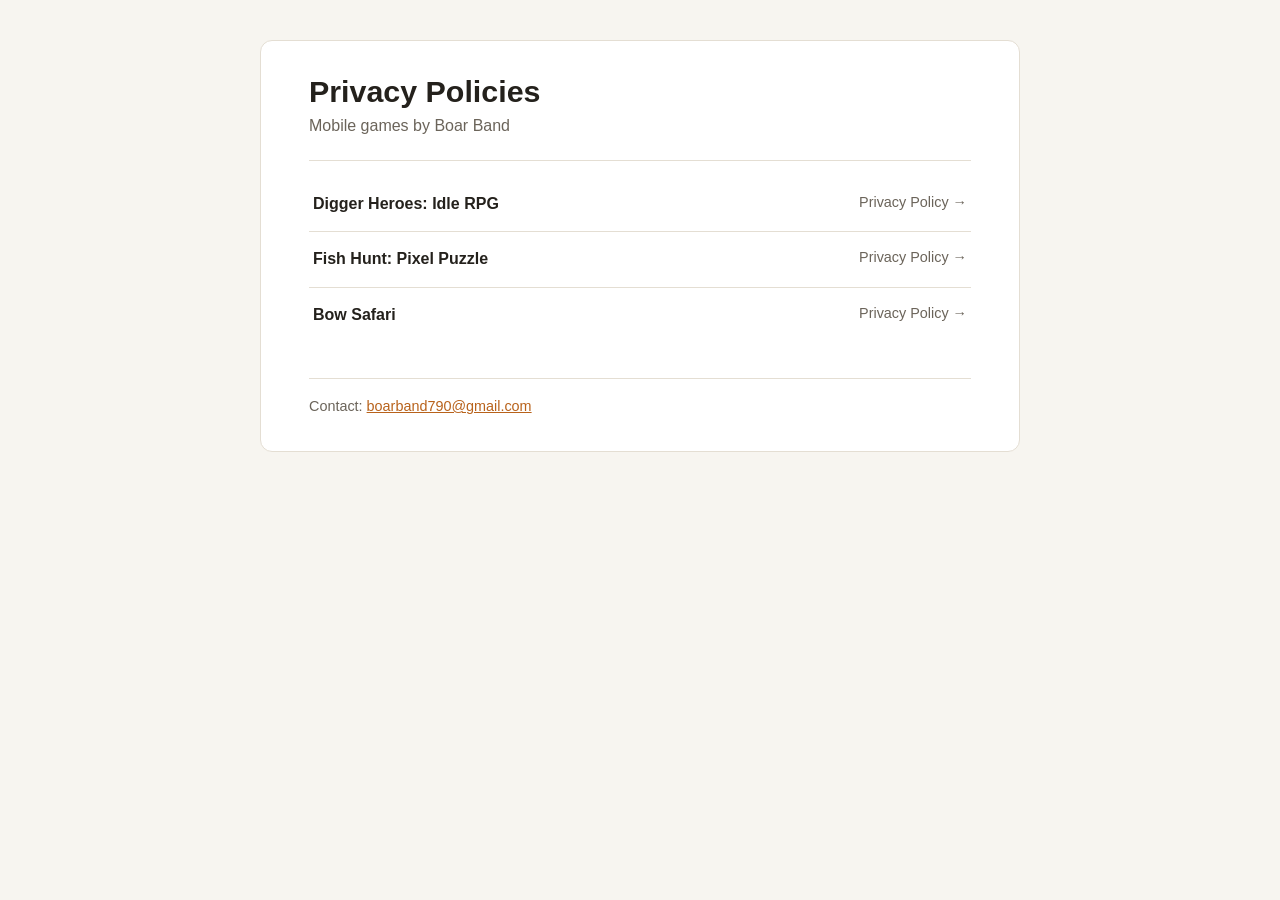
<file: index.html>
<!DOCTYPE html>
<html lang="en">
<head>
  <meta charset="UTF-8">
  <meta name="viewport" content="width=device-width, initial-scale=1">
  <title>Boar Band Privacy Policies</title>
  <meta name="description" content="Privacy policies for mobile games by Boar Band.">
  <link rel="stylesheet" href="style.css">
</head>
<body>
<main>
  <header>
    <h1>Privacy Policies</h1>
    <p class="subtitle">Mobile games by Boar Band</p>
  </header>

  <ul class="games">
    <li>
      <a href="private-policy-digger-heroes/">
        <span class="game-name">Digger Heroes: Idle RPG</span>
        <span class="game-link">Privacy Policy →</span>
      </a>
    </li>
    <li>
      <a href="private-policy-fish-hunt/">
        <span class="game-name">Fish Hunt: Pixel Puzzle</span>
        <span class="game-link">Privacy Policy →</span>
      </a>
    </li>
    <li>
      <a href="private-policy-bow-safari/">
        <span class="game-name">Bow Safari</span>
        <span class="game-link">Privacy Policy →</span>
      </a>
    </li>
    <!-- Add new games here:
    <li>
      <a href="private-policy-GAME-SLUG/">
        <span class="game-name">Game Name</span>
        <span class="game-link">Privacy Policy →</span>
      </a>
    </li>
    -->
  </ul>

  <footer>Contact: <a href="mailto:boarband790@gmail.com">boarband790@gmail.com</a></footer>
</main>
</body>
</html>
</file>
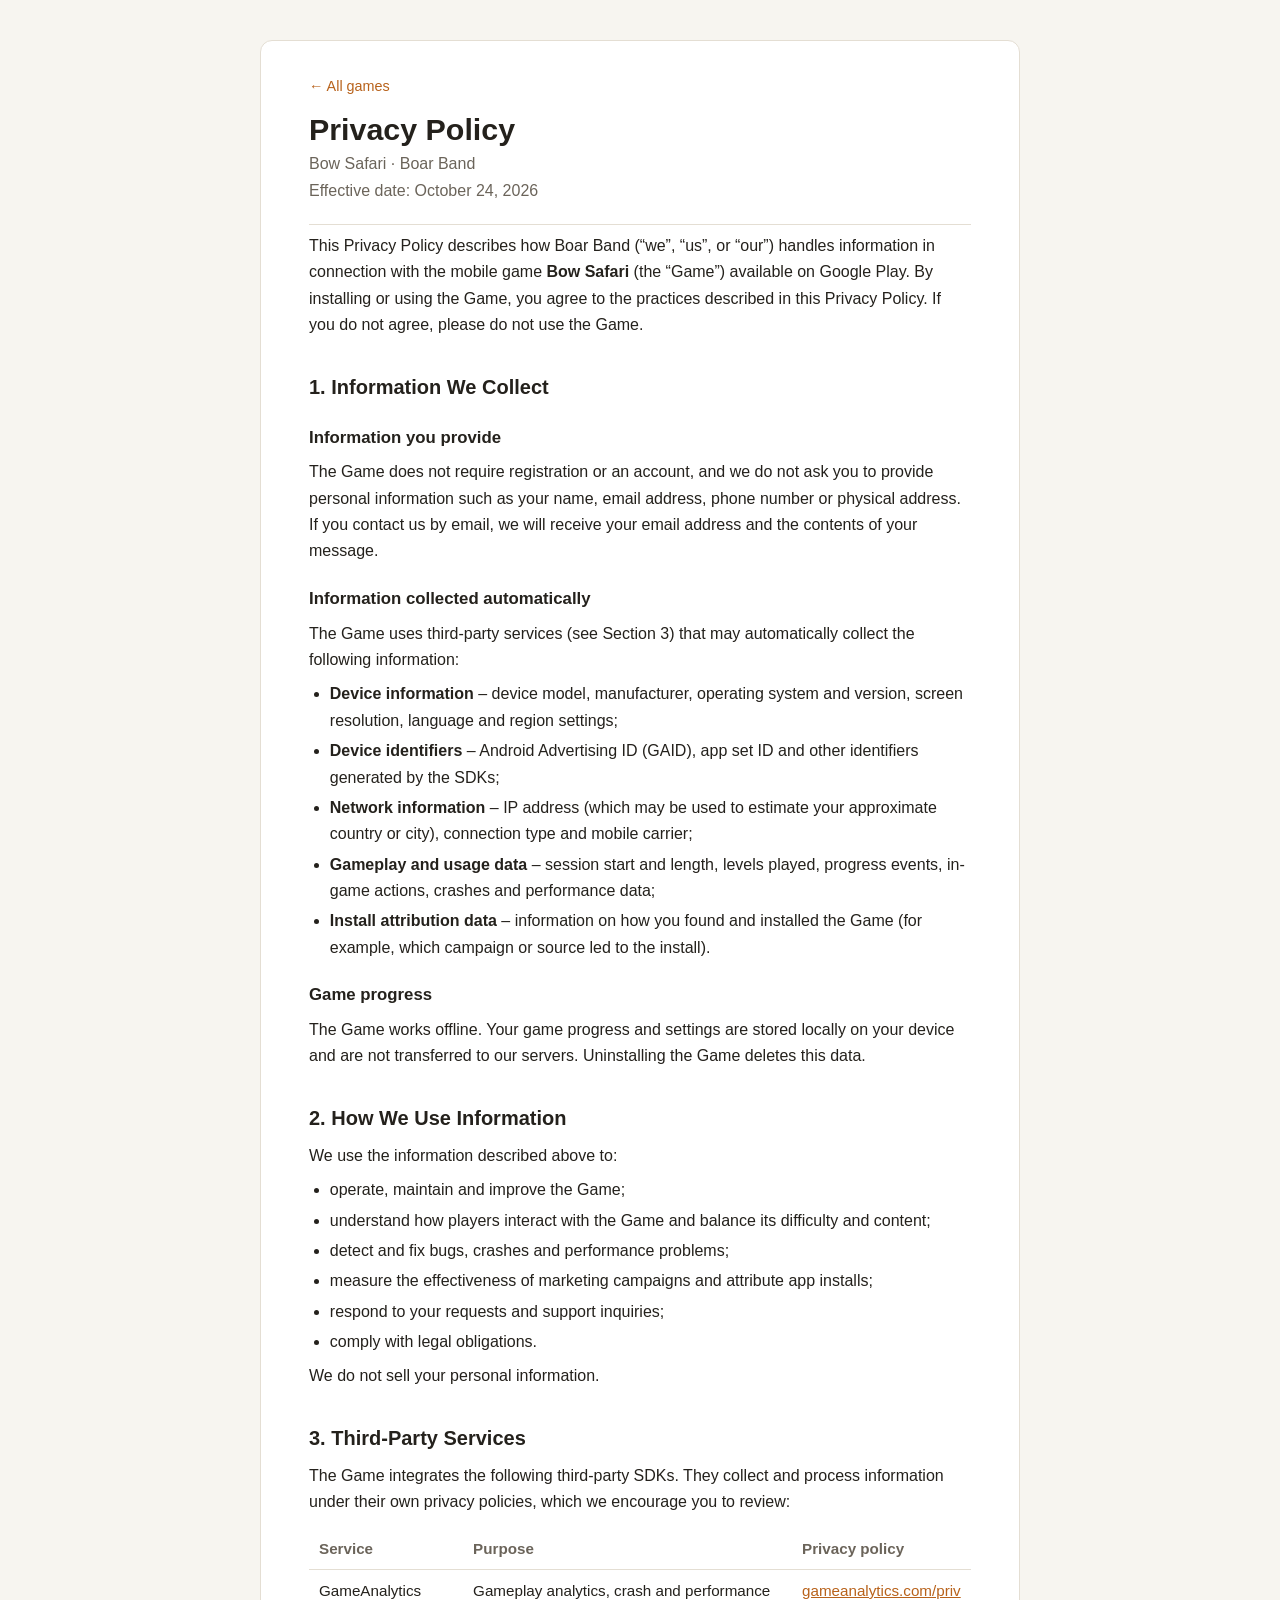
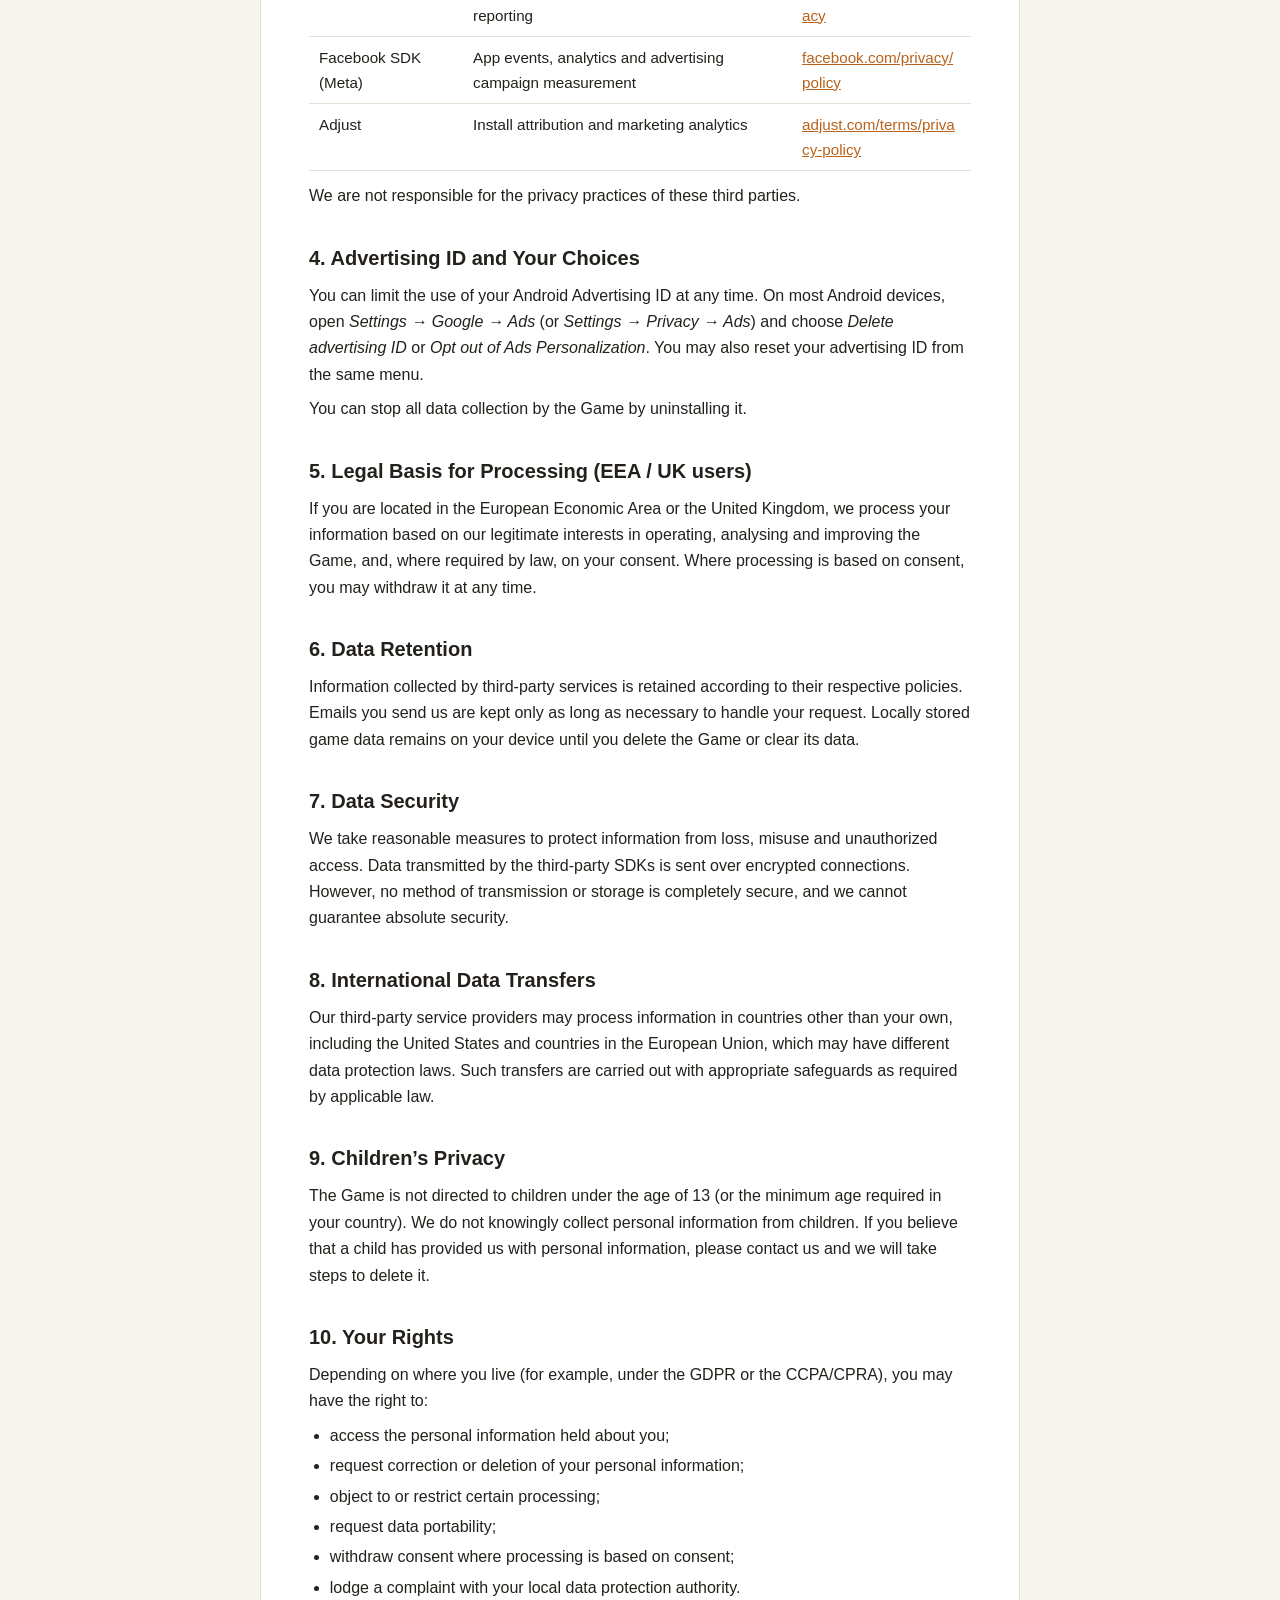
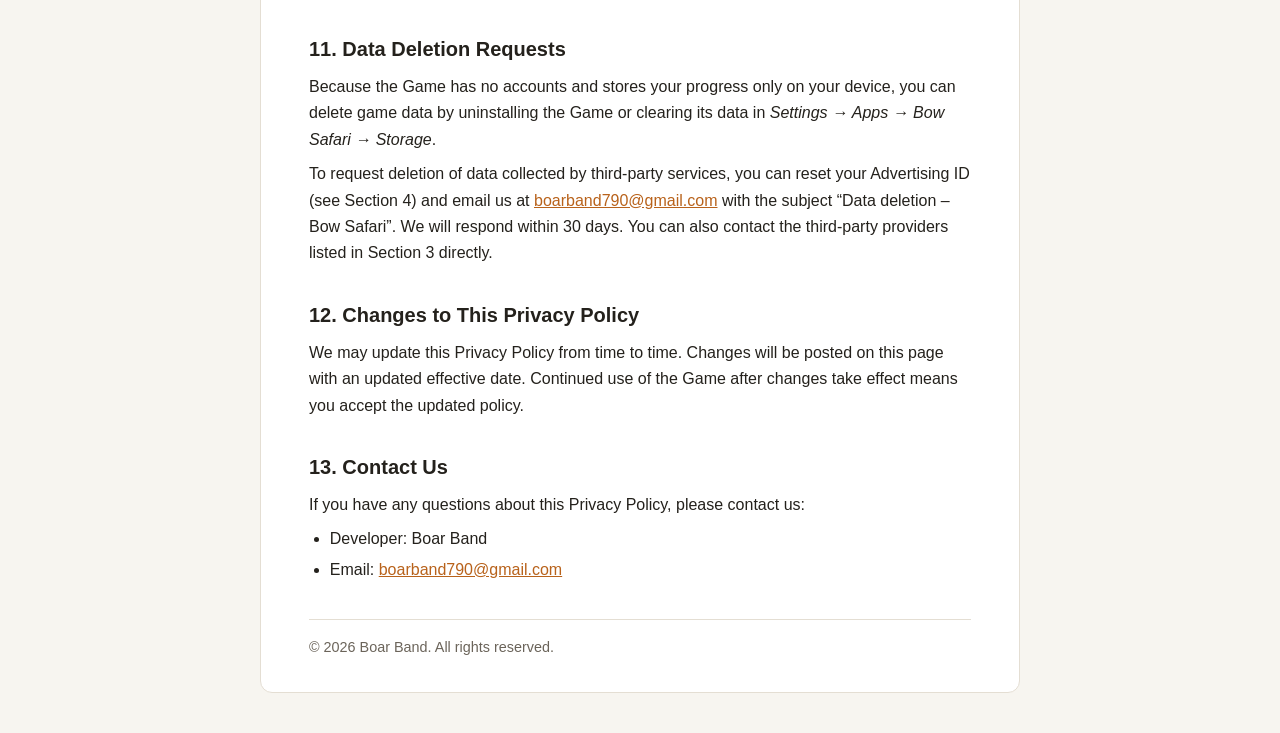
<file: private-policy-bow-safari/index.html>
<!DOCTYPE html>
<html lang="en">
<head>
  <meta charset="UTF-8">
  <meta name="viewport" content="width=device-width, initial-scale=1">
  <title>Privacy Policy – Bow Safari</title>
  <meta name="description" content="Privacy Policy for the mobile game Bow Safari by Boar Band.">
  <link rel="stylesheet" href="../style.css">
</head>
<body>
<main>
  <a class="back" href="../">← All games</a>
  <header>
    <h1>Privacy Policy</h1>
    <p class="subtitle">Bow Safari · Boar Band</p>
    <p class="subtitle">Effective date: October 24, 2026</p>
  </header>

  <p>
    This Privacy Policy describes how Boar Band (“we”, “us”, or “our”) handles information in connection with
    the mobile game <strong>Bow Safari</strong> (the “Game”) available on Google Play.
    By installing or using the Game, you agree to the practices described in this Privacy Policy.
    If you do not agree, please do not use the Game.
  </p>

  <h2>1. Information We Collect</h2>
  <h3>Information you provide</h3>
  <p>
    The Game does not require registration or an account, and we do not ask you to provide personal
    information such as your name, email address, phone number or physical address.
    If you contact us by email, we will receive your email address and the contents of your message.
  </p>

  <h3>Information collected automatically</h3>
  <p>The Game uses third-party services (see Section 3) that may automatically collect the following information:</p>
  <ul>
    <li><strong>Device information</strong> – device model, manufacturer, operating system and version, screen resolution, language and region settings;</li>
    <li><strong>Device identifiers</strong> – Android Advertising ID (GAID), app set ID and other identifiers generated by the SDKs;</li>
    <li><strong>Network information</strong> – IP address (which may be used to estimate your approximate country or city), connection type and mobile carrier;</li>
    <li><strong>Gameplay and usage data</strong> – session start and length, levels played, progress events, in-game actions, crashes and performance data;</li>
    <li><strong>Install attribution data</strong> – information on how you found and installed the Game (for example, which campaign or source led to the install).</li>
  </ul>

  <h3>Game progress</h3>
  <p>
    The Game works offline. Your game progress and settings are stored locally on your device and are not
    transferred to our servers. Uninstalling the Game deletes this data.
  </p>

  <h2>2. How We Use Information</h2>
  <p>We use the information described above to:</p>
  <ul>
    <li>operate, maintain and improve the Game;</li>
    <li>understand how players interact with the Game and balance its difficulty and content;</li>
    <li>detect and fix bugs, crashes and performance problems;</li>
    <li>measure the effectiveness of marketing campaigns and attribute app installs;</li>
    <li>respond to your requests and support inquiries;</li>
    <li>comply with legal obligations.</li>
  </ul>
  <p>We do not sell your personal information.</p>

  <h2>3. Third-Party Services</h2>
  <p>
    The Game integrates the following third-party SDKs. They collect and process information under their own
    privacy policies, which we encourage you to review:
  </p>
  <div class="table-wrap">
    <table>
      <thead>
        <tr><th>Service</th><th>Purpose</th><th>Privacy policy</th></tr>
      </thead>
      <tbody>
        <tr>
          <td>GameAnalytics</td>
          <td>Gameplay analytics, crash and performance reporting</td>
          <td><a href="https://gameanalytics.com/privacy" target="_blank" rel="noopener">gameanalytics.com/privacy</a></td>
        </tr>
        <tr>
          <td>Facebook SDK (Meta)</td>
          <td>App events, analytics and advertising campaign measurement</td>
          <td><a href="https://www.facebook.com/privacy/policy/" target="_blank" rel="noopener">facebook.com/privacy/policy</a></td>
        </tr>
        <tr>
          <td>Adjust</td>
          <td>Install attribution and marketing analytics</td>
          <td><a href="https://www.adjust.com/terms/privacy-policy/" target="_blank" rel="noopener">adjust.com/terms/privacy-policy</a></td>
        </tr>
      </tbody>
    </table>
  </div>
  <p>We are not responsible for the privacy practices of these third parties.</p>

  <h2>4. Advertising ID and Your Choices</h2>
  <p>
    You can limit the use of your Android Advertising ID at any time. On most Android devices, open
    <em>Settings → Google → Ads</em> (or <em>Settings → Privacy → Ads</em>) and choose
    <em>Delete advertising ID</em> or <em>Opt out of Ads Personalization</em>.
    You may also reset your advertising ID from the same menu.
  </p>
  <p>You can stop all data collection by the Game by uninstalling it.</p>

  <h2>5. Legal Basis for Processing (EEA / UK users)</h2>
  <p>
    If you are located in the European Economic Area or the United Kingdom, we process your information based on
    our legitimate interests in operating, analysing and improving the Game, and, where required by law, on your consent.
    Where processing is based on consent, you may withdraw it at any time.
  </p>

  <h2>6. Data Retention</h2>
  <p>
    Information collected by third-party services is retained according to their respective policies.
    Emails you send us are kept only as long as necessary to handle your request.
    Locally stored game data remains on your device until you delete the Game or clear its data.
  </p>

  <h2>7. Data Security</h2>
  <p>
    We take reasonable measures to protect information from loss, misuse and unauthorized access. Data transmitted by
    the third-party SDKs is sent over encrypted connections. However, no method of transmission or storage is
    completely secure, and we cannot guarantee absolute security.
  </p>

  <h2>8. International Data Transfers</h2>
  <p>
    Our third-party service providers may process information in countries other than your own, including the
    United States and countries in the European Union, which may have different data protection laws. Such transfers
    are carried out with appropriate safeguards as required by applicable law.
  </p>

  <h2>9. Children’s Privacy</h2>
  <p>
    The Game is not directed to children under the age of 13 (or the minimum age required in your country).
    We do not knowingly collect personal information from children. If you believe that a child has provided us
    with personal information, please contact us and we will take steps to delete it.
  </p>

  <h2>10. Your Rights</h2>
  <p>Depending on where you live (for example, under the GDPR or the CCPA/CPRA), you may have the right to:</p>
  <ul>
    <li>access the personal information held about you;</li>
    <li>request correction or deletion of your personal information;</li>
    <li>object to or restrict certain processing;</li>
    <li>request data portability;</li>
    <li>withdraw consent where processing is based on consent;</li>
    <li>lodge a complaint with your local data protection authority.</li>
  </ul>

  <h2>11. Data Deletion Requests</h2>
  <p>
    Because the Game has no accounts and stores your progress only on your device, you can delete game data by
    uninstalling the Game or clearing its data in <em>Settings → Apps → Bow Safari → Storage</em>.
  </p>
  <p>
    To request deletion of data collected by third-party services, you can reset your Advertising ID (see Section 4)
    and email us at <a href="mailto:boarband790@gmail.com">boarband790@gmail.com</a> with the subject
    “Data deletion – Bow Safari”. We will respond within 30 days. You can also contact the third-party providers
    listed in Section 3 directly.
  </p>

  <h2>12. Changes to This Privacy Policy</h2>
  <p>
    We may update this Privacy Policy from time to time. Changes will be posted on this page with an updated
    effective date. Continued use of the Game after changes take effect means you accept the updated policy.
  </p>

  <h2>13. Contact Us</h2>
  <p>If you have any questions about this Privacy Policy, please contact us:</p>
  <ul>
    <li>Developer: Boar Band</li>
    <li>Email: <a href="mailto:boarband790@gmail.com">boarband790@gmail.com</a></li>
  </ul>

  <footer>© 2026 Boar Band. All rights reserved.</footer>
</main>
</body>
</html>
</file>
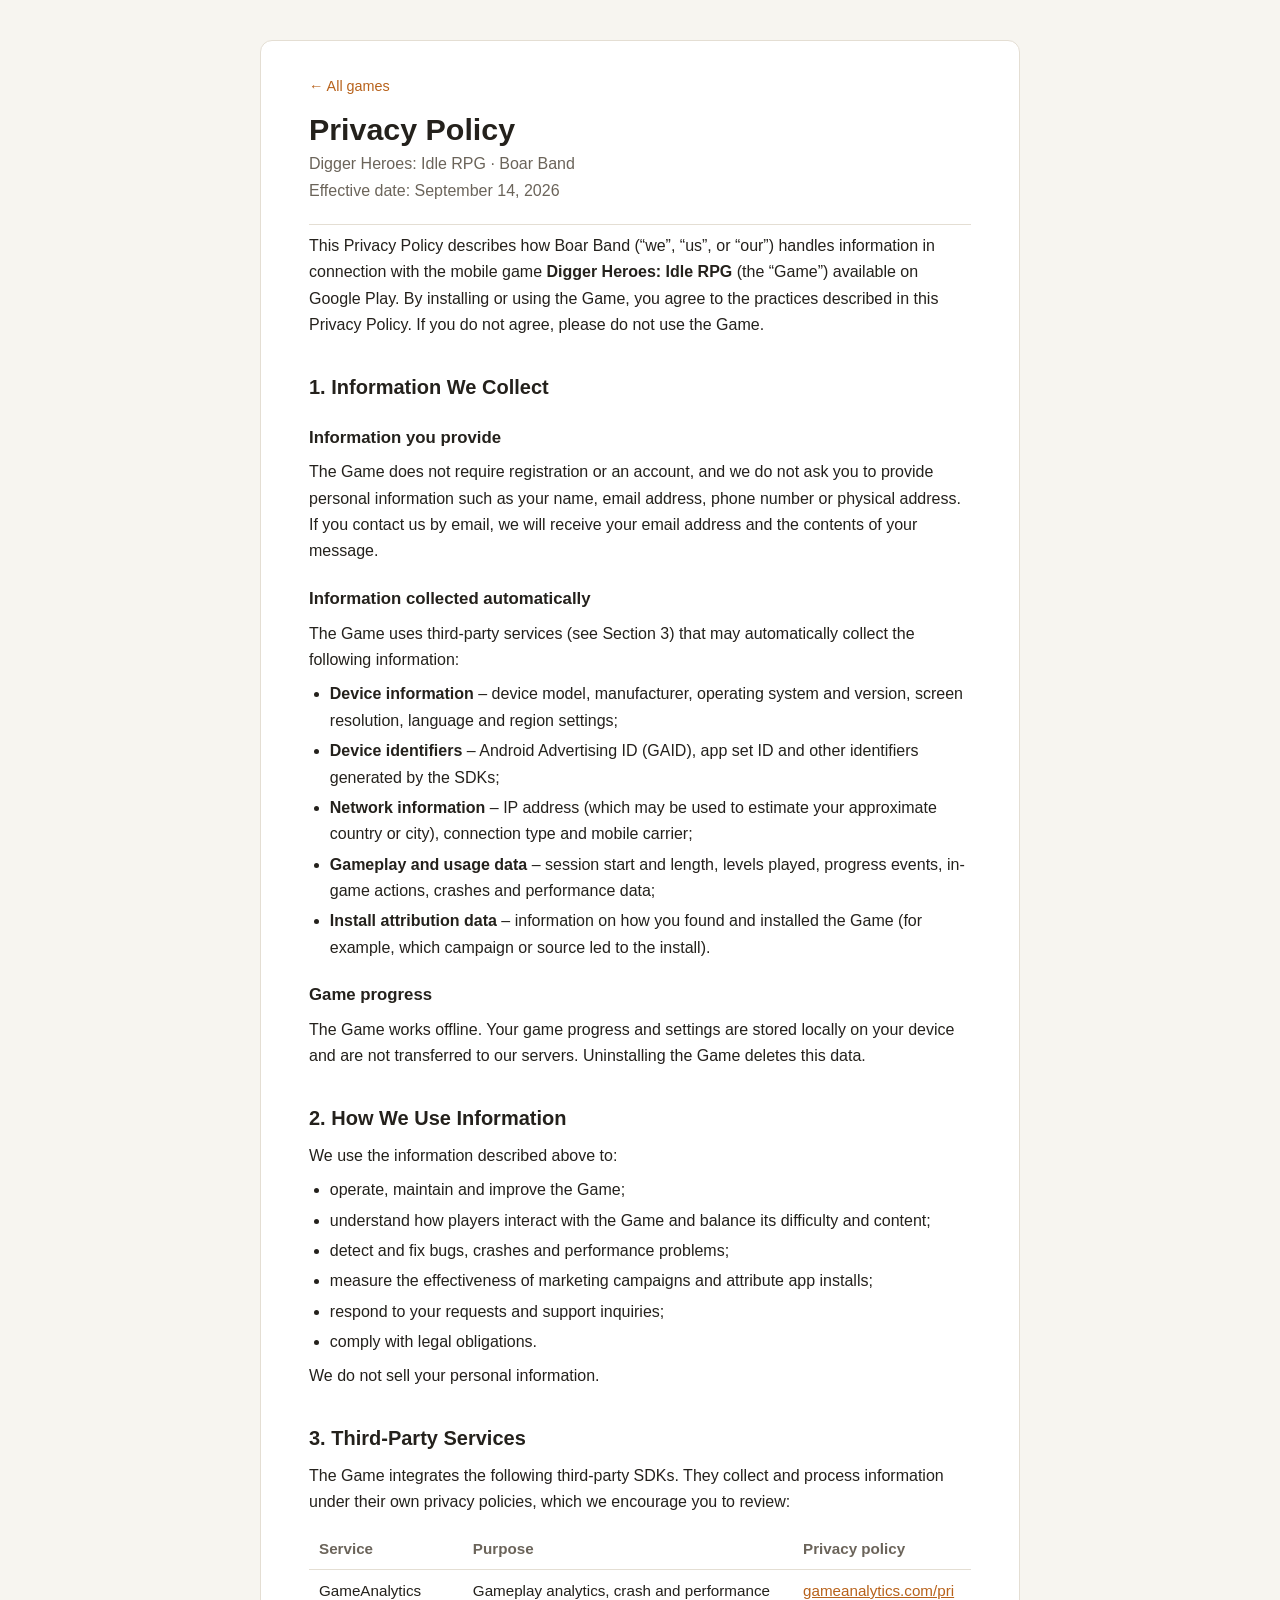
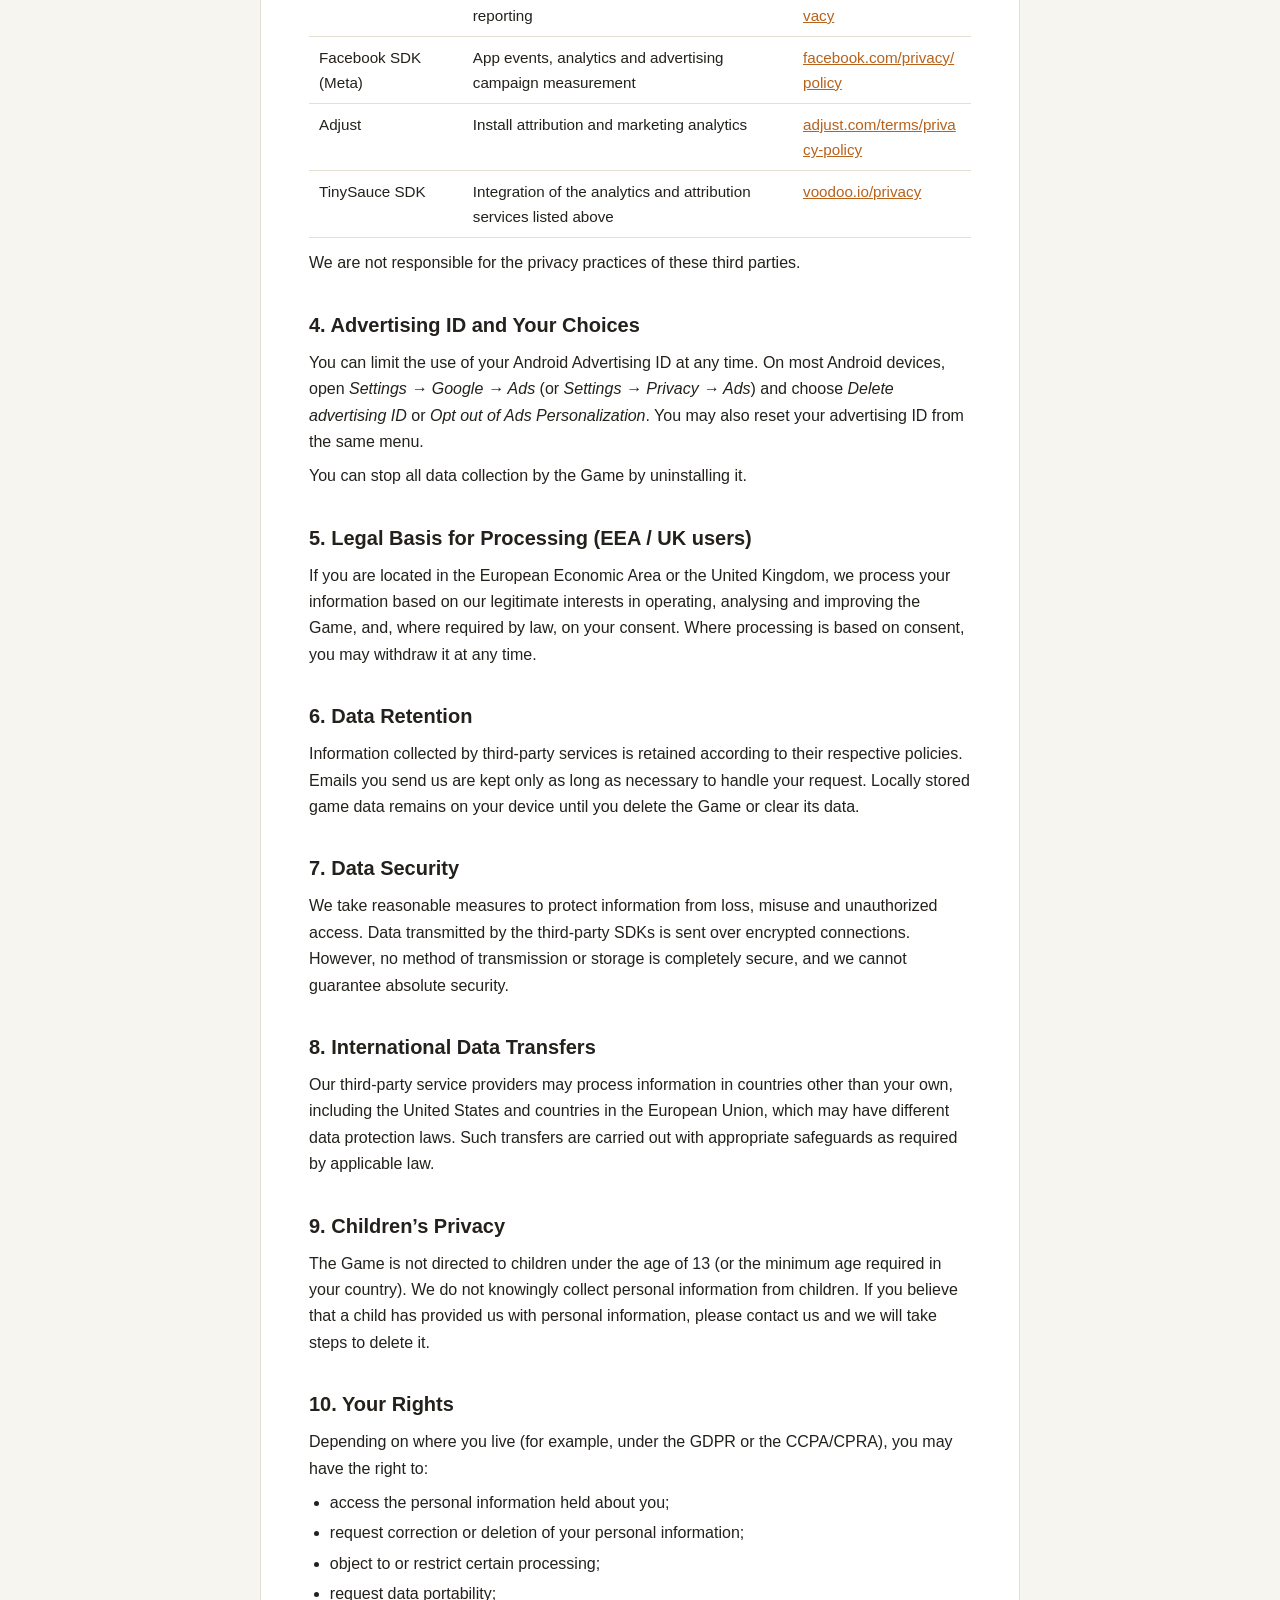
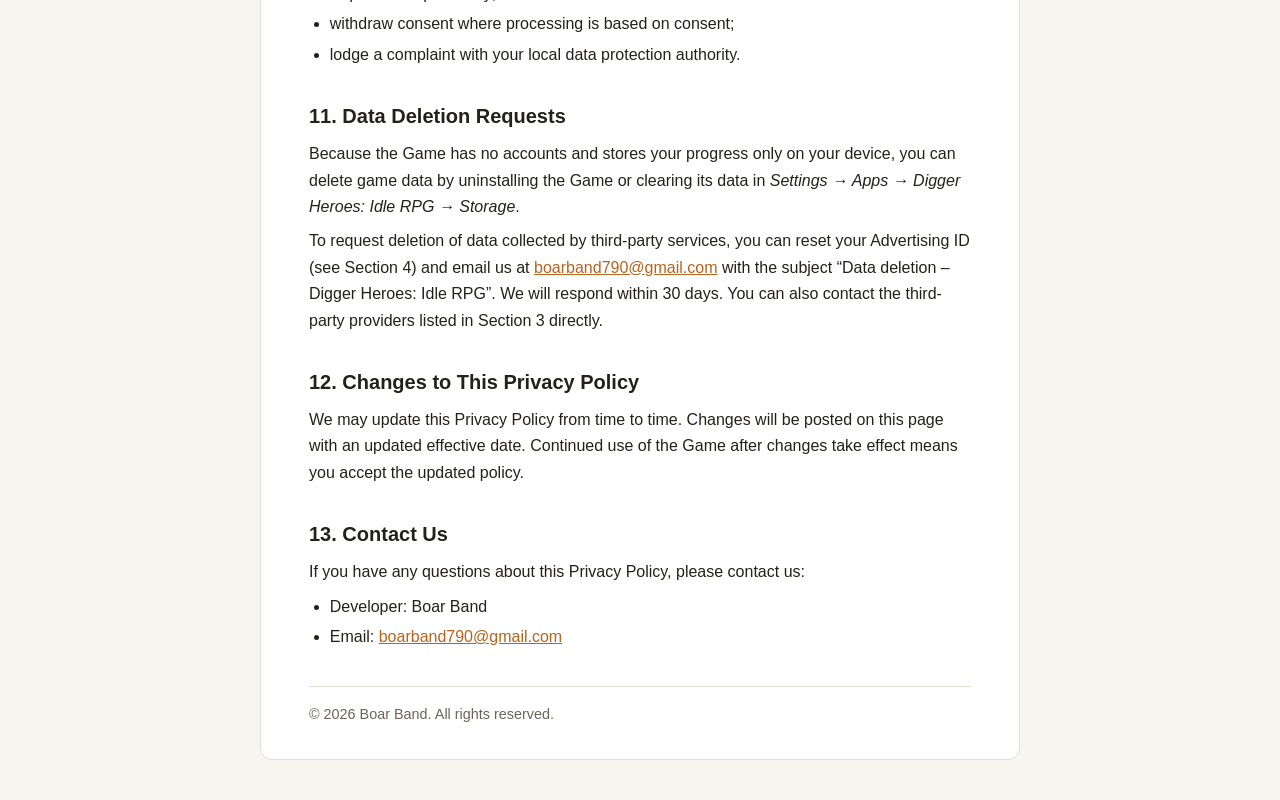
<file: private-policy-digger-heroes/index.html>
<!DOCTYPE html>
<html lang="en">
<head>
  <meta charset="UTF-8">
  <meta name="viewport" content="width=device-width, initial-scale=1">
  <title>Privacy Policy – Digger Heroes: Idle RPG</title>
  <meta name="description" content="Privacy Policy for the mobile game Digger Heroes: Idle RPG by Boar Band.">
  <link rel="stylesheet" href="../style.css">
</head>
<body>
<main>
  <a class="back" href="../">← All games</a>
  <header>
    <h1>Privacy Policy</h1>
    <p class="subtitle">Digger Heroes: Idle RPG · Boar Band</p>
    <p class="subtitle">Effective date: September 14, 2026</p>
  </header>

  <p>
    This Privacy Policy describes how Boar Band (“we”, “us”, or “our”) handles information in connection with
    the mobile game <strong>Digger Heroes: Idle RPG</strong> (the “Game”) available on Google Play.
    By installing or using the Game, you agree to the practices described in this Privacy Policy.
    If you do not agree, please do not use the Game.
  </p>

  <h2>1. Information We Collect</h2>
  <h3>Information you provide</h3>
  <p>
    The Game does not require registration or an account, and we do not ask you to provide personal
    information such as your name, email address, phone number or physical address.
    If you contact us by email, we will receive your email address and the contents of your message.
  </p>

  <h3>Information collected automatically</h3>
  <p>The Game uses third-party services (see Section 3) that may automatically collect the following information:</p>
  <ul>
    <li><strong>Device information</strong> – device model, manufacturer, operating system and version, screen resolution, language and region settings;</li>
    <li><strong>Device identifiers</strong> – Android Advertising ID (GAID), app set ID and other identifiers generated by the SDKs;</li>
    <li><strong>Network information</strong> – IP address (which may be used to estimate your approximate country or city), connection type and mobile carrier;</li>
    <li><strong>Gameplay and usage data</strong> – session start and length, levels played, progress events, in-game actions, crashes and performance data;</li>
    <li><strong>Install attribution data</strong> – information on how you found and installed the Game (for example, which campaign or source led to the install).</li>
  </ul>

  <h3>Game progress</h3>
  <p>
    The Game works offline. Your game progress and settings are stored locally on your device and are not
    transferred to our servers. Uninstalling the Game deletes this data.
  </p>

  <h2>2. How We Use Information</h2>
  <p>We use the information described above to:</p>
  <ul>
    <li>operate, maintain and improve the Game;</li>
    <li>understand how players interact with the Game and balance its difficulty and content;</li>
    <li>detect and fix bugs, crashes and performance problems;</li>
    <li>measure the effectiveness of marketing campaigns and attribute app installs;</li>
    <li>respond to your requests and support inquiries;</li>
    <li>comply with legal obligations.</li>
  </ul>
  <p>We do not sell your personal information.</p>

  <h2>3. Third-Party Services</h2>
  <p>
    The Game integrates the following third-party SDKs. They collect and process information under their own
    privacy policies, which we encourage you to review:
  </p>
  <div class="table-wrap">
    <table>
      <thead>
        <tr><th>Service</th><th>Purpose</th><th>Privacy policy</th></tr>
      </thead>
      <tbody>
        <tr>
          <td>GameAnalytics</td>
          <td>Gameplay analytics, crash and performance reporting</td>
          <td><a href="https://gameanalytics.com/privacy" target="_blank" rel="noopener">gameanalytics.com/privacy</a></td>
        </tr>
        <tr>
          <td>Facebook SDK (Meta)</td>
          <td>App events, analytics and advertising campaign measurement</td>
          <td><a href="https://www.facebook.com/privacy/policy/" target="_blank" rel="noopener">facebook.com/privacy/policy</a></td>
        </tr>
        <tr>
          <td>Adjust</td>
          <td>Install attribution and marketing analytics</td>
          <td><a href="https://www.adjust.com/terms/privacy-policy/" target="_blank" rel="noopener">adjust.com/terms/privacy-policy</a></td>
        </tr>
        <tr>
          <td>TinySauce SDK</td>
          <td>Integration of the analytics and attribution services listed above</td>
          <td><a href="https://www.voodoo.io/privacy" target="_blank" rel="noopener">voodoo.io/privacy</a></td>
        </tr>
      </tbody>
    </table>
  </div>
  <p>We are not responsible for the privacy practices of these third parties.</p>

  <h2>4. Advertising ID and Your Choices</h2>
  <p>
    You can limit the use of your Android Advertising ID at any time. On most Android devices, open
    <em>Settings → Google → Ads</em> (or <em>Settings → Privacy → Ads</em>) and choose
    <em>Delete advertising ID</em> or <em>Opt out of Ads Personalization</em>.
    You may also reset your advertising ID from the same menu.
  </p>
  <p>You can stop all data collection by the Game by uninstalling it.</p>

  <h2>5. Legal Basis for Processing (EEA / UK users)</h2>
  <p>
    If you are located in the European Economic Area or the United Kingdom, we process your information based on
    our legitimate interests in operating, analysing and improving the Game, and, where required by law, on your consent.
    Where processing is based on consent, you may withdraw it at any time.
  </p>

  <h2>6. Data Retention</h2>
  <p>
    Information collected by third-party services is retained according to their respective policies.
    Emails you send us are kept only as long as necessary to handle your request.
    Locally stored game data remains on your device until you delete the Game or clear its data.
  </p>

  <h2>7. Data Security</h2>
  <p>
    We take reasonable measures to protect information from loss, misuse and unauthorized access. Data transmitted by
    the third-party SDKs is sent over encrypted connections. However, no method of transmission or storage is
    completely secure, and we cannot guarantee absolute security.
  </p>

  <h2>8. International Data Transfers</h2>
  <p>
    Our third-party service providers may process information in countries other than your own, including the
    United States and countries in the European Union, which may have different data protection laws. Such transfers
    are carried out with appropriate safeguards as required by applicable law.
  </p>

  <h2>9. Children’s Privacy</h2>
  <p>
    The Game is not directed to children under the age of 13 (or the minimum age required in your country).
    We do not knowingly collect personal information from children. If you believe that a child has provided us
    with personal information, please contact us and we will take steps to delete it.
  </p>

  <h2>10. Your Rights</h2>
  <p>Depending on where you live (for example, under the GDPR or the CCPA/CPRA), you may have the right to:</p>
  <ul>
    <li>access the personal information held about you;</li>
    <li>request correction or deletion of your personal information;</li>
    <li>object to or restrict certain processing;</li>
    <li>request data portability;</li>
    <li>withdraw consent where processing is based on consent;</li>
    <li>lodge a complaint with your local data protection authority.</li>
  </ul>

  <h2>11. Data Deletion Requests</h2>
  <p>
    Because the Game has no accounts and stores your progress only on your device, you can delete game data by
    uninstalling the Game or clearing its data in <em>Settings → Apps → Digger Heroes: Idle RPG → Storage</em>.
  </p>
  <p>
    To request deletion of data collected by third-party services, you can reset your Advertising ID (see Section 4)
    and email us at <a href="mailto:boarband790@gmail.com">boarband790@gmail.com</a> with the subject
    “Data deletion – Digger Heroes: Idle RPG”. We will respond within 30 days. You can also contact the third-party providers
    listed in Section 3 directly.
  </p>

  <h2>12. Changes to This Privacy Policy</h2>
  <p>
    We may update this Privacy Policy from time to time. Changes will be posted on this page with an updated
    effective date. Continued use of the Game after changes take effect means you accept the updated policy.
  </p>

  <h2>13. Contact Us</h2>
  <p>If you have any questions about this Privacy Policy, please contact us:</p>
  <ul>
    <li>Developer: Boar Band</li>
    <li>Email: <a href="mailto:boarband790@gmail.com">boarband790@gmail.com</a></li>
  </ul>

  <footer>© 2026 Boar Band. All rights reserved.</footer>
</main>
</body>
</html>
</file>
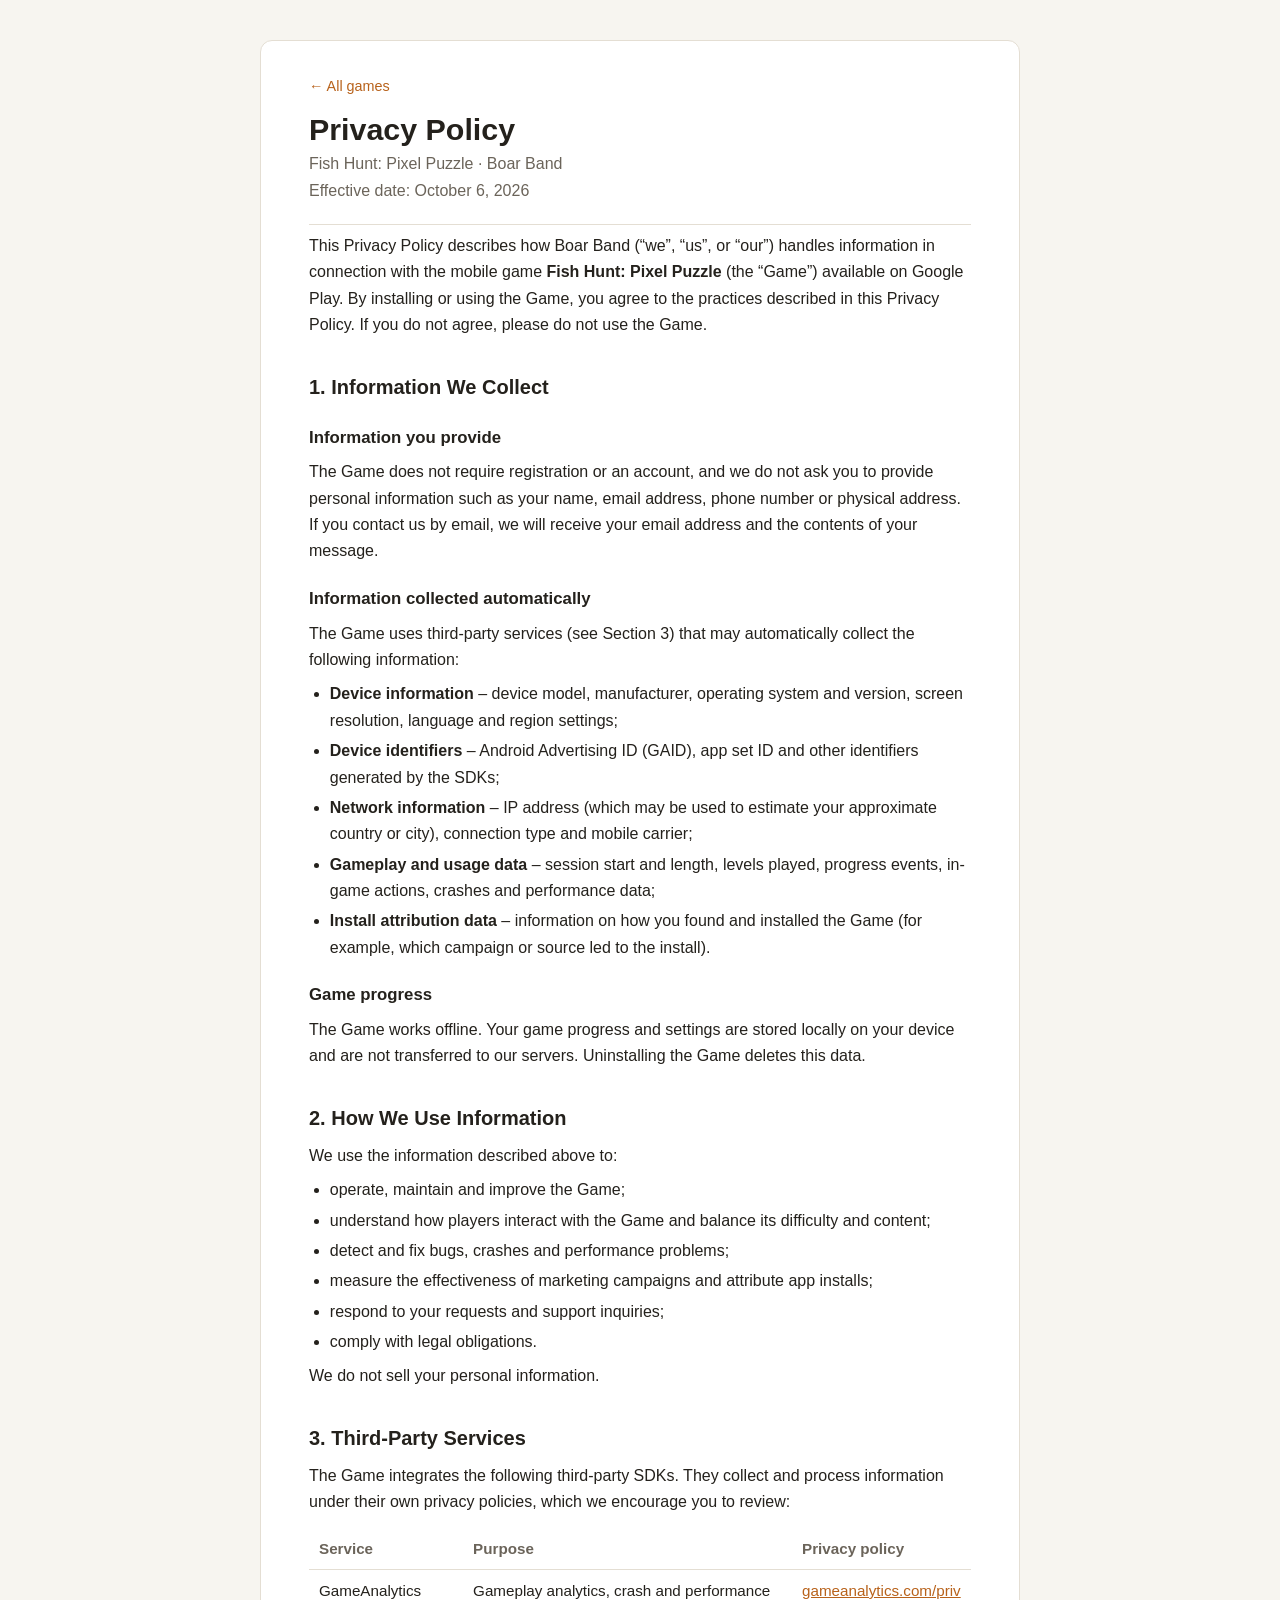
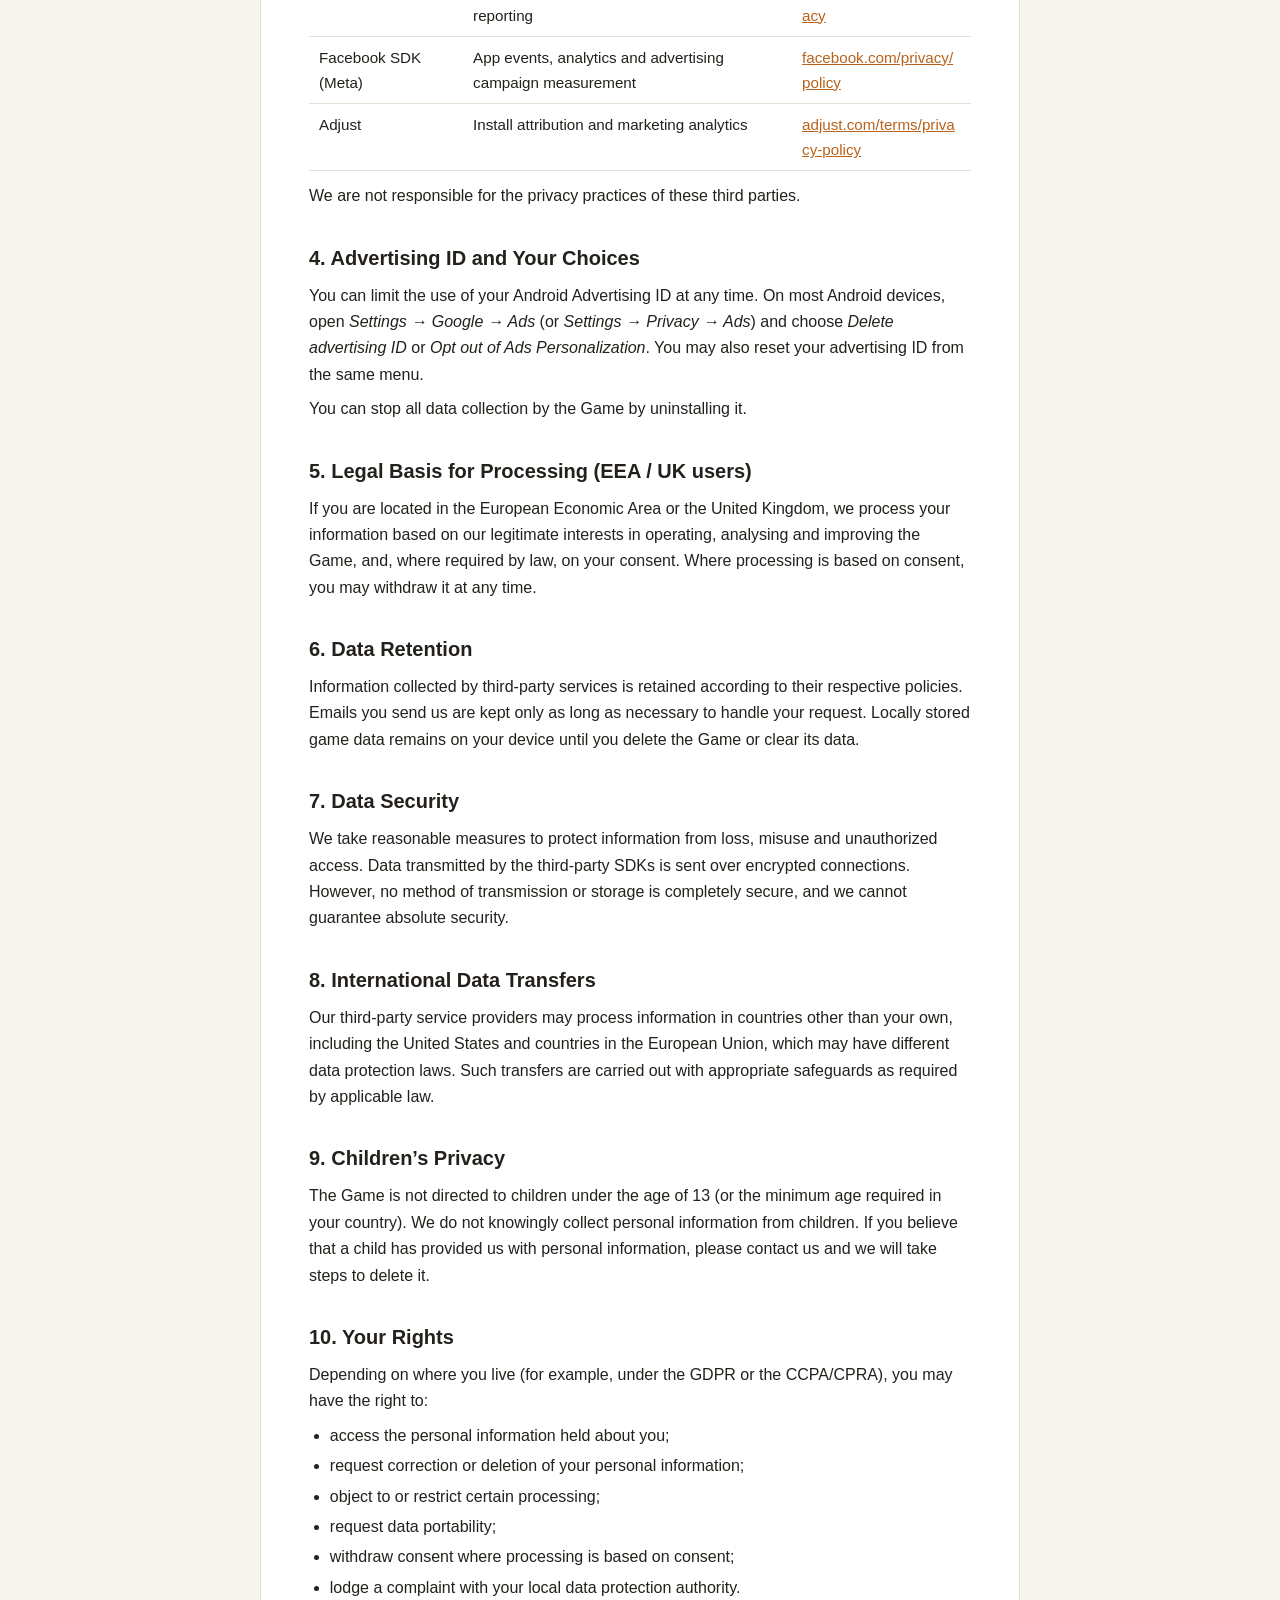
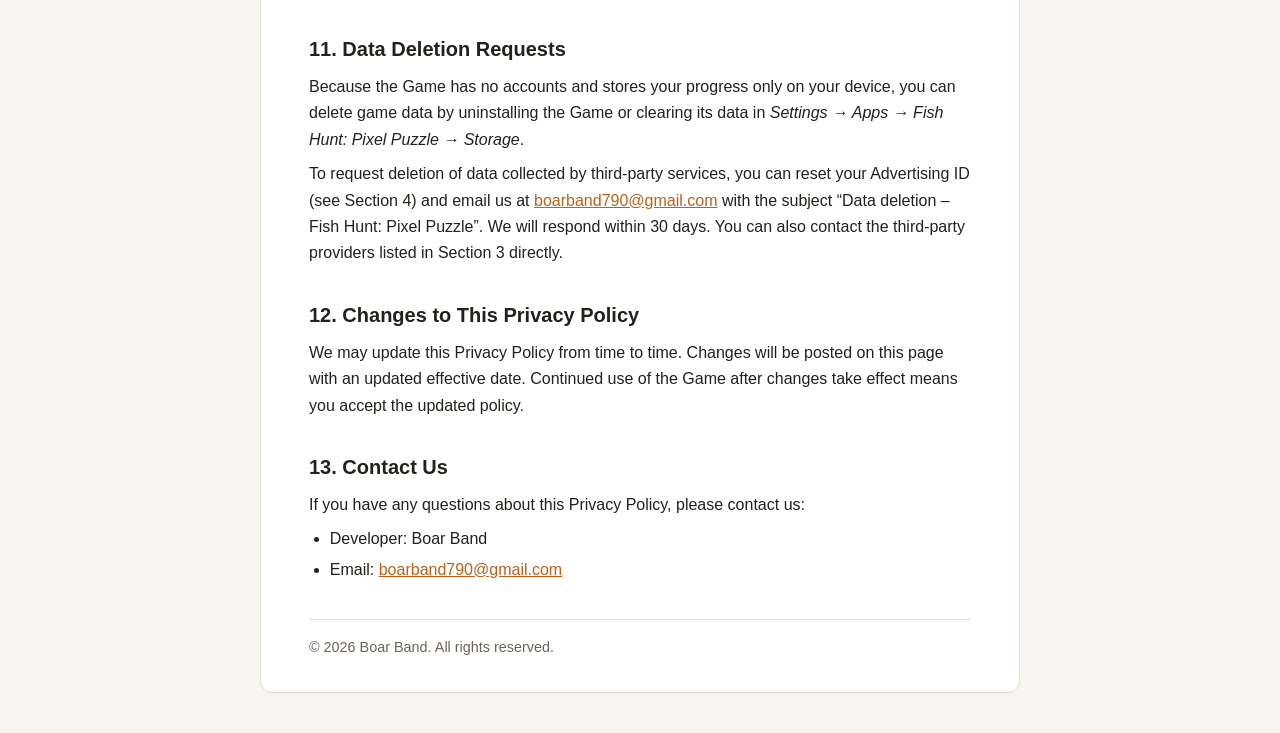
<file: private-policy-fish-hunt/index.html>
<!DOCTYPE html>
<html lang="en">
<head>
  <meta charset="UTF-8">
  <meta name="viewport" content="width=device-width, initial-scale=1">
  <title>Privacy Policy – Fish Hunt: Pixel Puzzle</title>
  <meta name="description" content="Privacy Policy for the mobile game Fish Hunt: Pixel Puzzle by Boar Band.">
  <link rel="stylesheet" href="../style.css">
</head>
<body>
<main>
  <a class="back" href="../">← All games</a>
  <header>
    <h1>Privacy Policy</h1>
    <p class="subtitle">Fish Hunt: Pixel Puzzle · Boar Band</p>
    <p class="subtitle">Effective date: October 6, 2026</p>
  </header>

  <p>
    This Privacy Policy describes how Boar Band (“we”, “us”, or “our”) handles information in connection with
    the mobile game <strong>Fish Hunt: Pixel Puzzle</strong> (the “Game”) available on Google Play.
    By installing or using the Game, you agree to the practices described in this Privacy Policy.
    If you do not agree, please do not use the Game.
  </p>

  <h2>1. Information We Collect</h2>
  <h3>Information you provide</h3>
  <p>
    The Game does not require registration or an account, and we do not ask you to provide personal
    information such as your name, email address, phone number or physical address.
    If you contact us by email, we will receive your email address and the contents of your message.
  </p>

  <h3>Information collected automatically</h3>
  <p>The Game uses third-party services (see Section 3) that may automatically collect the following information:</p>
  <ul>
    <li><strong>Device information</strong> – device model, manufacturer, operating system and version, screen resolution, language and region settings;</li>
    <li><strong>Device identifiers</strong> – Android Advertising ID (GAID), app set ID and other identifiers generated by the SDKs;</li>
    <li><strong>Network information</strong> – IP address (which may be used to estimate your approximate country or city), connection type and mobile carrier;</li>
    <li><strong>Gameplay and usage data</strong> – session start and length, levels played, progress events, in-game actions, crashes and performance data;</li>
    <li><strong>Install attribution data</strong> – information on how you found and installed the Game (for example, which campaign or source led to the install).</li>
  </ul>

  <h3>Game progress</h3>
  <p>
    The Game works offline. Your game progress and settings are stored locally on your device and are not
    transferred to our servers. Uninstalling the Game deletes this data.
  </p>

  <h2>2. How We Use Information</h2>
  <p>We use the information described above to:</p>
  <ul>
    <li>operate, maintain and improve the Game;</li>
    <li>understand how players interact with the Game and balance its difficulty and content;</li>
    <li>detect and fix bugs, crashes and performance problems;</li>
    <li>measure the effectiveness of marketing campaigns and attribute app installs;</li>
    <li>respond to your requests and support inquiries;</li>
    <li>comply with legal obligations.</li>
  </ul>
  <p>We do not sell your personal information.</p>

  <h2>3. Third-Party Services</h2>
  <p>
    The Game integrates the following third-party SDKs. They collect and process information under their own
    privacy policies, which we encourage you to review:
  </p>
  <div class="table-wrap">
    <table>
      <thead>
        <tr><th>Service</th><th>Purpose</th><th>Privacy policy</th></tr>
      </thead>
      <tbody>
        <tr>
          <td>GameAnalytics</td>
          <td>Gameplay analytics, crash and performance reporting</td>
          <td><a href="https://gameanalytics.com/privacy" target="_blank" rel="noopener">gameanalytics.com/privacy</a></td>
        </tr>
        <tr>
          <td>Facebook SDK (Meta)</td>
          <td>App events, analytics and advertising campaign measurement</td>
          <td><a href="https://www.facebook.com/privacy/policy/" target="_blank" rel="noopener">facebook.com/privacy/policy</a></td>
        </tr>
        <tr>
          <td>Adjust</td>
          <td>Install attribution and marketing analytics</td>
          <td><a href="https://www.adjust.com/terms/privacy-policy/" target="_blank" rel="noopener">adjust.com/terms/privacy-policy</a></td>
        </tr>
      </tbody>
    </table>
  </div>
  <p>We are not responsible for the privacy practices of these third parties.</p>

  <h2>4. Advertising ID and Your Choices</h2>
  <p>
    You can limit the use of your Android Advertising ID at any time. On most Android devices, open
    <em>Settings → Google → Ads</em> (or <em>Settings → Privacy → Ads</em>) and choose
    <em>Delete advertising ID</em> or <em>Opt out of Ads Personalization</em>.
    You may also reset your advertising ID from the same menu.
  </p>
  <p>You can stop all data collection by the Game by uninstalling it.</p>

  <h2>5. Legal Basis for Processing (EEA / UK users)</h2>
  <p>
    If you are located in the European Economic Area or the United Kingdom, we process your information based on
    our legitimate interests in operating, analysing and improving the Game, and, where required by law, on your consent.
    Where processing is based on consent, you may withdraw it at any time.
  </p>

  <h2>6. Data Retention</h2>
  <p>
    Information collected by third-party services is retained according to their respective policies.
    Emails you send us are kept only as long as necessary to handle your request.
    Locally stored game data remains on your device until you delete the Game or clear its data.
  </p>

  <h2>7. Data Security</h2>
  <p>
    We take reasonable measures to protect information from loss, misuse and unauthorized access. Data transmitted by
    the third-party SDKs is sent over encrypted connections. However, no method of transmission or storage is
    completely secure, and we cannot guarantee absolute security.
  </p>

  <h2>8. International Data Transfers</h2>
  <p>
    Our third-party service providers may process information in countries other than your own, including the
    United States and countries in the European Union, which may have different data protection laws. Such transfers
    are carried out with appropriate safeguards as required by applicable law.
  </p>

  <h2>9. Children’s Privacy</h2>
  <p>
    The Game is not directed to children under the age of 13 (or the minimum age required in your country).
    We do not knowingly collect personal information from children. If you believe that a child has provided us
    with personal information, please contact us and we will take steps to delete it.
  </p>

  <h2>10. Your Rights</h2>
  <p>Depending on where you live (for example, under the GDPR or the CCPA/CPRA), you may have the right to:</p>
  <ul>
    <li>access the personal information held about you;</li>
    <li>request correction or deletion of your personal information;</li>
    <li>object to or restrict certain processing;</li>
    <li>request data portability;</li>
    <li>withdraw consent where processing is based on consent;</li>
    <li>lodge a complaint with your local data protection authority.</li>
  </ul>

  <h2>11. Data Deletion Requests</h2>
  <p>
    Because the Game has no accounts and stores your progress only on your device, you can delete game data by
    uninstalling the Game or clearing its data in <em>Settings → Apps → Fish Hunt: Pixel Puzzle → Storage</em>.
  </p>
  <p>
    To request deletion of data collected by third-party services, you can reset your Advertising ID (see Section 4)
    and email us at <a href="mailto:boarband790@gmail.com">boarband790@gmail.com</a> with the subject
    “Data deletion – Fish Hunt: Pixel Puzzle”. We will respond within 30 days. You can also contact the third-party providers
    listed in Section 3 directly.
  </p>

  <h2>12. Changes to This Privacy Policy</h2>
  <p>
    We may update this Privacy Policy from time to time. Changes will be posted on this page with an updated
    effective date. Continued use of the Game after changes take effect means you accept the updated policy.
  </p>

  <h2>13. Contact Us</h2>
  <p>If you have any questions about this Privacy Policy, please contact us:</p>
  <ul>
    <li>Developer: Boar Band</li>
    <li>Email: <a href="mailto:boarband790@gmail.com">boarband790@gmail.com</a></li>
  </ul>

  <footer>© 2026 Boar Band. All rights reserved.</footer>
</main>
</body>
</html>
</file>
<file: style.css>
:root {
  --bg: #f7f5f0;
  --surface: #ffffff;
  --text: #24211c;
  --muted: #6b645a;
  --accent: #b8621b;
  --border: #e4ded3;
}
@media (prefers-color-scheme: dark) {
  :root {
    --bg: #17150f;
    --surface: #211e17;
    --text: #ece6da;
    --muted: #a79f92;
    --accent: #e58f45;
    --border: #3a352b;
  }
}
* { box-sizing: border-box; }
body {
  margin: 0;
  padding: 0 16px;
  background: var(--bg);
  color: var(--text);
  font: 16px/1.65 -apple-system, BlinkMacSystemFont, "Segoe UI", Roboto, Helvetica, Arial, sans-serif;
}
main {
  max-width: 760px;
  margin: 40px auto;
  padding: 32px clamp(20px, 5vw, 48px);
  background: var(--surface);
  border: 1px solid var(--border);
  border-radius: 12px;
}
header { border-bottom: 1px solid var(--border); padding-bottom: 20px; margin-bottom: 8px; }
h1 { margin: 0 0 4px; font-size: 1.9rem; line-height: 1.2; }
.subtitle { margin: 0; color: var(--muted); }
h2 { margin: 32px 0 8px; font-size: 1.25rem; }
h3 { margin: 20px 0 4px; font-size: 1.05rem; }
p, ul { margin: 8px 0; }
ul { padding-left: 1.3em; }
li { margin: 4px 0; }
a { color: var(--accent); overflow-wrap: anywhere; }
.table-wrap { overflow-x: auto; margin: 12px 0; }
table { width: 100%; border-collapse: collapse; font-size: 0.95rem; }
th, td { text-align: left; vertical-align: top; padding: 8px 10px; border-bottom: 1px solid var(--border); }
th { color: var(--muted); font-weight: 600; }
footer { margin-top: 36px; padding-top: 16px; border-top: 1px solid var(--border); color: var(--muted); font-size: 0.9rem; }

/* Catalog page */
.back { display: inline-block; margin-bottom: 12px; font-size: 0.9rem; text-decoration: none; }
.games { list-style: none; padding: 0; margin: 16px 0 0; }
.games li { margin: 0; border-bottom: 1px solid var(--border); }
.games li:last-child { border-bottom: 0; }
.games a { display: flex; justify-content: space-between; gap: 12px; padding: 14px 4px; text-decoration: none; color: var(--text); }
.games a:hover .game-name { color: var(--accent); }
.game-name { font-weight: 600; }
.game-link { color: var(--muted); font-size: 0.9rem; }
</file>
